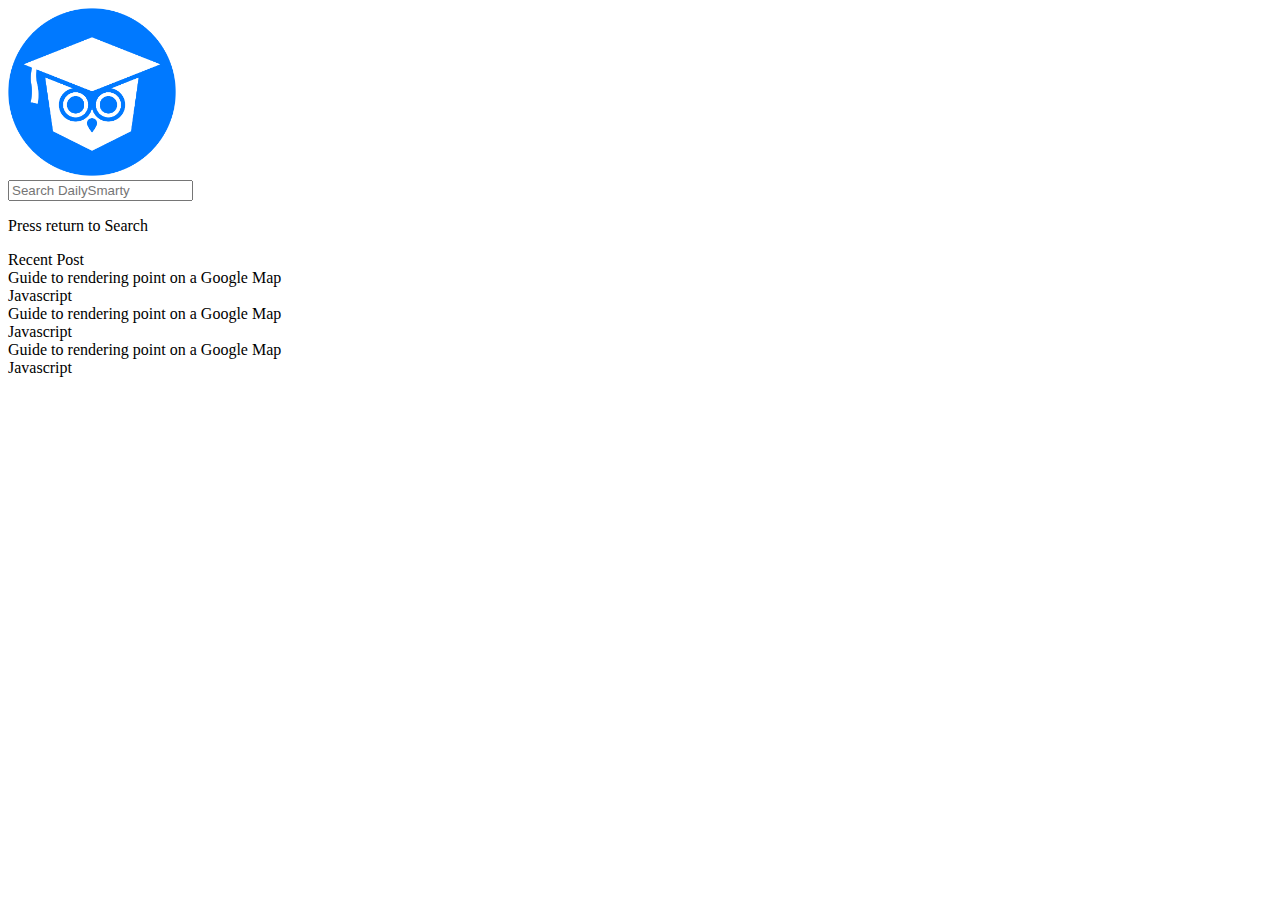
<file: practica2/index.html>
<!DOCTYPE html>
<html lang="en">

<head>
    <meta charset="UTF-8">
    <meta http-equiv="X-UA-Compatible" content="IE=edge">
    <meta name="viewport" content="width=device-width, initial-scale=1.0">
    <title>Front End Search Implementation</title>
    <link rel="stylesheet" type="text/css" media="screen" href="main.css">
</head>

<body>
    <div class="container">
        <div class="homepage-logo">
            <img src="images/ds_circle_logo.png" alt="">
        </div>
        <div class="homepage-search-bar">
            <input type="text" placeholder="Search DailySmarty">

            <p>Press return to Search</p>
            <div class="recent-post-wrapper">
                <div class="recent-post-heading">
                    Recent Post

                </div>
                <div class="recent-posts">
                    <div class="recent-post">
                        <div class="recent-post-titles">
                            Guide to rendering point on a Google Map
                            <div class="recent-post-category">Javascript</div>
                        </div>
                    </div>

                    <div class="recent-post">
                        <div class="recent-post-titles">
                            Guide to rendering point on a Google Map
                            <div class="recent-post-category">Javascript</div>
                        </div>
                    </div>

                    <div class="recent-post">
                        <div class="recent-post-titles">
                            Guide to rendering point on a Google Map
                            <div class="recent-post-category">Javascript</div>
                        </div>
                    </div>
                </div>
            </div>
        </div>
    </div>
    </div>
</body>

</html>
</file>
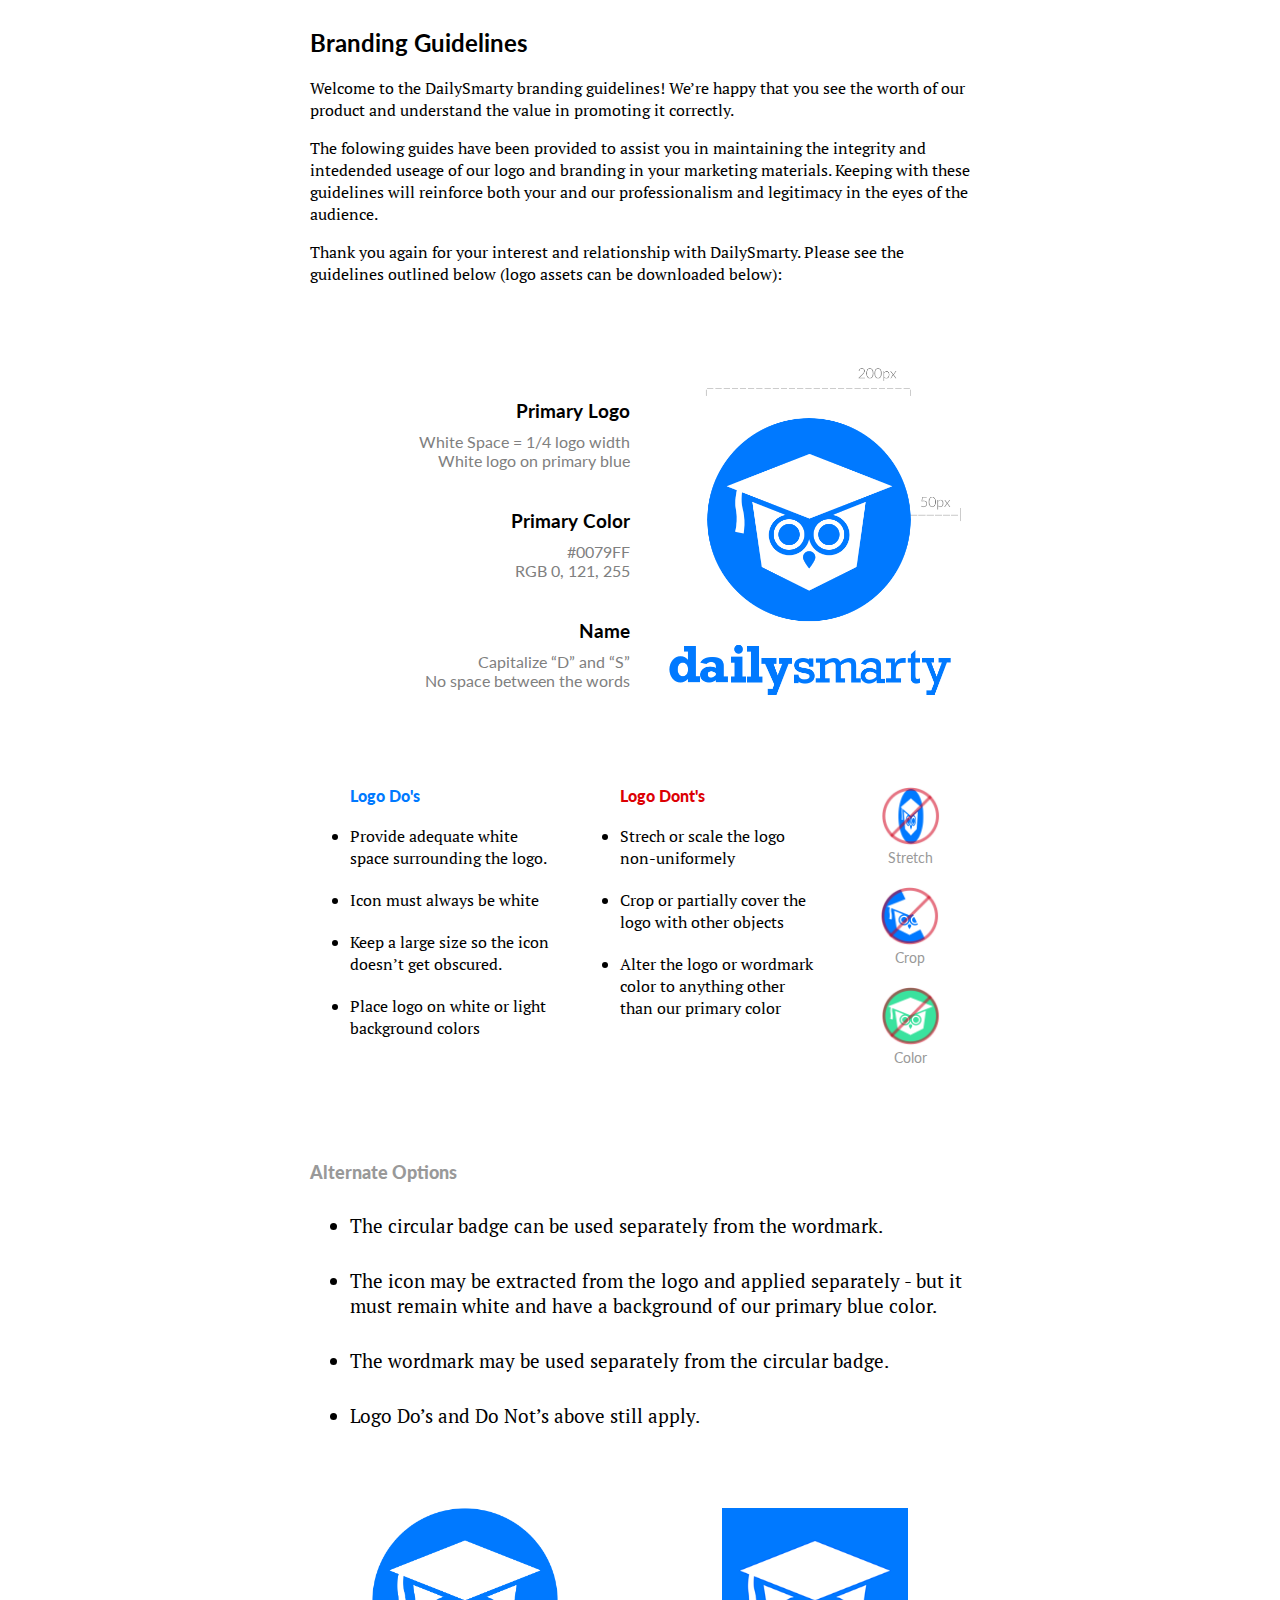
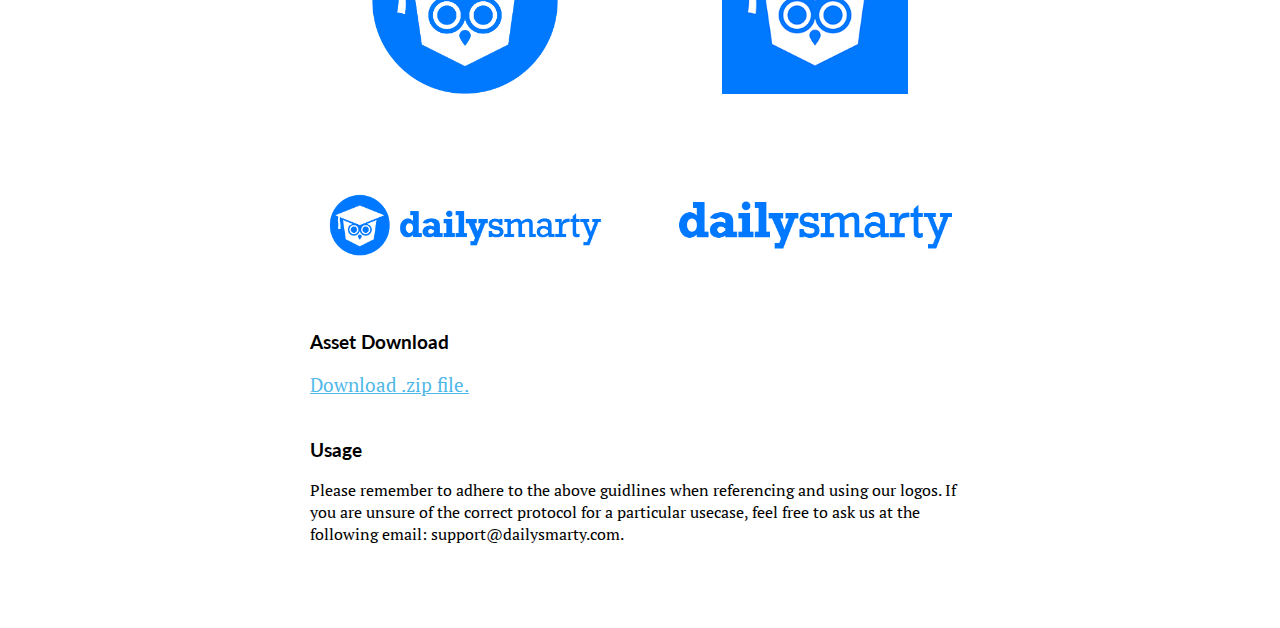
<file: practica1/flexboxgrid.html>
<!DOCTYPE html>
<html lang='en'>

<head>
    <meta charset='UTF-8'>
    <title>CSS Grid</title>
    <link href="https://fonts.googleapis.com/css?family=Lato" rel="stylesheet">
    <link href="https://fonts.googleapis.com/css?family=PT+Serif" rel="stylesheet">

    <style>
        body {
            font-family: 'Lato', sans-serif;
            background-color: #ffffff;
        }

        p,
        li {
            font-family: 'PT Serif', serif;
        }

        .container {
            display: flex;
            justify-content: center;
        }

        .content-wrapper {
            width: 660px;


        }

        .style-details {

            display: grid;
            grid-template-columns: 1fr 1fr;
            grid-gap: 20px;
            margin-top: 75px;
            margin-bottom: 75px;
        }

        .style-details-text {
            text-align: right;
        }

        .style-details-text div {
            color: #808080;
            font-weight: normal;
        }

        .style-details-text h3 {
            margin-top: 40px;
            margin-bottom: 10px;
        }

        .style-details-logo img {

            width: 100%;
        }

        .dos_donts_wrapper {
            margin-top: 75px;
            margin-bottom: 75px;
            display: grid;
            grid-template-columns: 2fr 2fr 1fr;
            grid-gap: 30px;
        }

        .dont_image_box {
            text-align: center;
            margin-bottom: 20px;
        }

        .dont_image_box img {
            width: 50%;
        }

        .dont_image_box div {
            font-size: 14px;
            color: #999999;
        }

        .dos_donts_heading {

            font-weight: 900;
            margin-bottom: 20px;
            margin-left: 40px;
        }

        .blue_text {
            color: #0079ff;
        }

        .red_text {
            color: #dc0004;
        }

        .dos_donts_list li {
            margin-top: 20px;
            margin-bottom: 20px;
            font-size: 16px;
        }

        .alternate_options_wrapper {
            margin-top: 75px;
            margin-bottom: 75px;
        }

        .alternate_options_wrapper h3 {
            color: #999999;
            font-size: 18px;
            font-weight: 900;

        }

        .alternate_options_wrapper li {
            margin-top: 30px;
            margin-bottom: 30px;
            font-size: 19px;
        }

        .alternate_options_images {
            margin-top: 80px;
            display: grid;
            grid-template-columns: repeat(2, 1fr);
            justify-items: center;
            grid-gap: 100px 40px;
        }

        .image_logos {
            width: 60%;
        }

        .text_logos {
            width: 90%;
        }
        .additional_branding_details{
            margin-top: 75px;
            margin-bottom: 75px;

        }
        .additional_branding_details a{

            color:#4fb8e8;
            font-size: 19px;

        }
        .additional_branding_details p{
            margin-bottom: 42px;
        }
        @media (max-width: 48em){
            .style-details .dos_donts_wrapper{
                grid-template-columns: 1fr;
                grid-gap: 50px;
            }
            .style-details-text{
                text-align: center;
            }
            
        }
    </style>
</head>
<div class="container">
    <div class="content-wrapper">



        <h2> Branding Guidelines</h2>

        <p> Welcome to the DailySmarty branding guidelines! We’re happy that you see the worth of our product and
            understand the value in promoting it correctly.</p>

        <p> The folowing guides have been provided to assist you in maintaining the integrity and intedended useage of
            our logo and branding in your marketing materials. Keeping with these guidelines will reinforce both your
            and our professionalism and legitimacy in the eyes of the audience.</p>

        <p> Thank you again for your interest and relationship with DailySmarty. Please see the guidelines outlined
            below (logo assets can be downloaded below):</p>

        <div class="style-details">
            <div class="style-details-text">
                <h3> Primary Logo</h3>
                <div> White Space = 1/4 logo width</div>
                <div> White logo on primary blue</div>

                <h3> Primary Color</h3>
                <div> #0079FF</div>
                <div> RGB 0, 121, 255</div>

                <h3> Name</h3>
                <div> Capitalize “D” and “S”</div>
                <div> No space between the words</div>
            </div>
            <div class="style-details-logo">
                <img src="images/logo-with-margin.png" alt="">

            </div>
        </div>


        <div class="dos_donts_wrapper">
            <div class="dos_donts_list">
                <div class="dos_donts_heading blue_text">
                    Logo Do's
                </div>
                <ul>
                    <li>Provide adequate white space surrounding the logo.</li>
                    <li> Icon must always be white</li>
                    <li>Keep a large size so the icon doesn’t get obscured.</li>
                    <li>Place logo on white or light background colors</li>
                </ul>
            </div>
            <div class="dos_donts_list">
                <div class="dos_donts_heading red_text">
                    Logo Dont's
                </div>
                <ul>
                    <li>Strech or scale the logo non-uniformely</li>
                    <li>Crop or partially cover the logo with other objects</li>
                    <li>Alter the logo or wordmark color to anything other than our primary color</li>
                </ul>
            </div>

            <div class="donts_images">
                <div class="dont_image_box">
                    <img src="images/dont_stretch.png">
                    <div>Stretch</div>
                </div>
                <div class="dont_image_box">
                    <img src="images/dont_crop.png">
                    <div>Crop</div>
                </div>
                <div class="dont_image_box">
                    <img src="images/dont_color.png">
                    <div>Color</div>
                </div>



            </div>
        </div>
        <div class="alternate_options_wrapper">
            <h3>Alternate Options</h3>
            <ul>
                <li>The circular badge can be used separately from the wordmark.</li>
                <li>The icon may be extracted from the logo and applied separately - but it must remain white and have a
                    background of our primary blue color.</li>
                <li>The wordmark may be used separately from the circular badge.</li>
                <li>Logo Do’s and Do Not’s above still apply.</li>
            </ul>
            <div class="alternate_options_images">

                <img class="image_logos" src="images/ds_circle_logo.png" alt="">
                <img class="image_logos" src="images/ds_square_logo.png" alt="">
                <img class="text_logos" src="images/ds_icon_text_logo.png" alt="">
                <img class="text_logos" src="images/ds_text_logo.png" alt="">
            </div>
        </div>

        <div class="additional_branding_details">
            <h3>Asset Download</h3>
            <p>

                <a href="#">Download .zip file.</a>
            </p>
            <h3>Usage</h3>
            <p>
                Please remember to adhere to the above guidlines when referencing and using our logos. If you are unsure
                of the correct protocol for a particular usecase, feel free to ask us at the following email:
                support@dailysmarty.com.
            </p>
        </div>
    </div>
</div>


<body>
</body>

</html>
</file>
<file: practica2/main.css>
.containter{
    display: grid;
    grid-template-rows: repeat(auto-fit, minmax(100px, 1fr));
    grid-template-columns: 1fr 1fr 1fr;
    margin-top: 5em;
    justify-items: center;
    align-items: center;
    height: 100vh;

}
.homepage-logo{

    grid-column: 2;
    grid-row: 1;

}
.homepage-logo img{
    width: 10.5rem;
}
</file>
